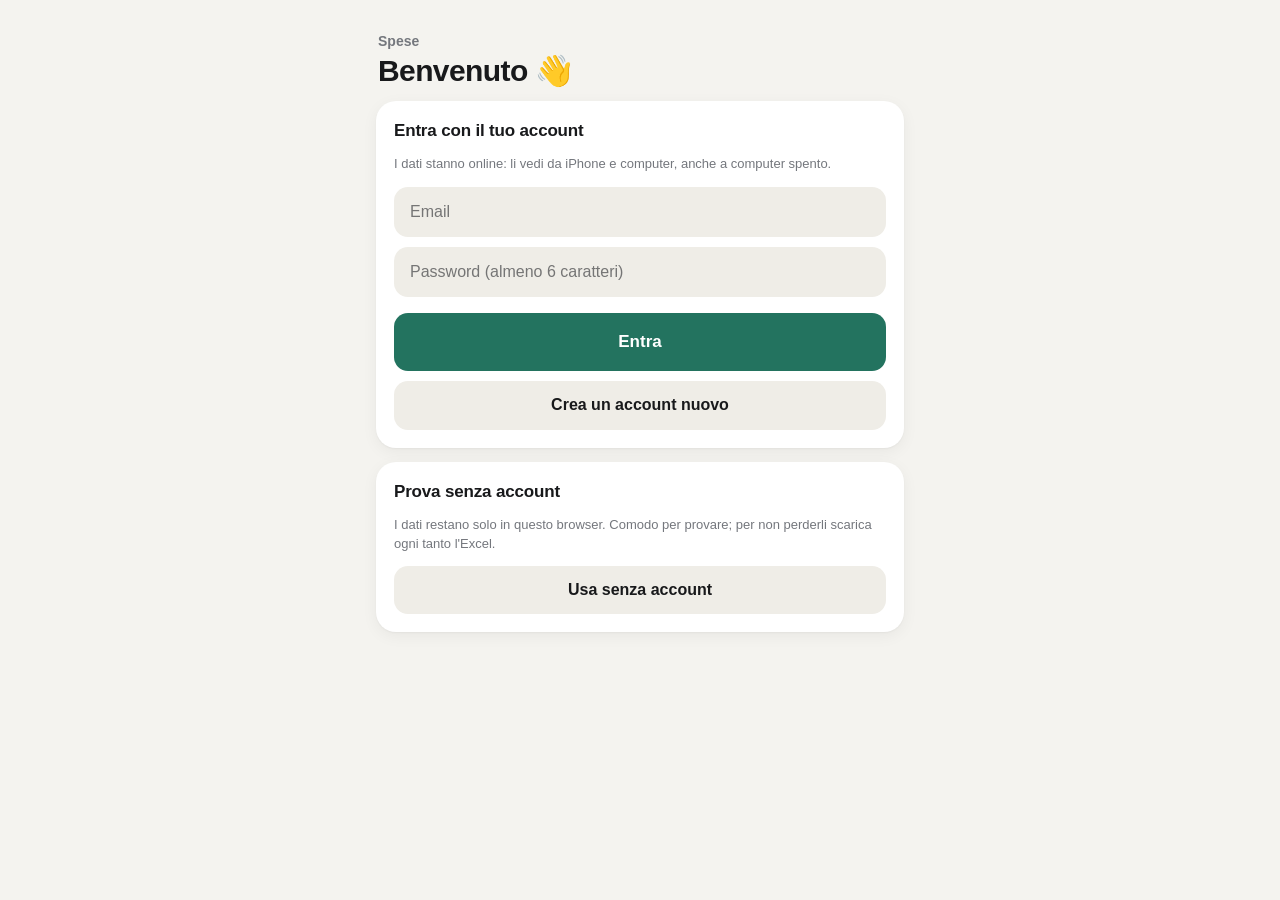
<file: indipendente/sito/index.html>
<!doctype html>
<html lang="it">
<head>
<meta charset="utf-8">
<meta name="viewport" content="width=device-width, initial-scale=1, maximum-scale=1, viewport-fit=cover">
<title>Spese</title>
<meta name="theme-color" content="#f4f3ef" media="(prefers-color-scheme: light)">
<meta name="theme-color" content="#141517" media="(prefers-color-scheme: dark)">
<meta name="apple-mobile-web-app-capable" content="yes">
<meta name="apple-mobile-web-app-status-bar-style" content="default">
<meta name="apple-mobile-web-app-title" content="Spese">
<link rel="manifest" href="manifest.webmanifest">
<link rel="apple-touch-icon" href="icon-180.png">
<link rel="icon" href="icon.svg" type="image/svg+xml">
<link rel="stylesheet" href="style.css?v=48">
<link rel="stylesheet" href="extra.css?v=9c7acb45">
<script>
  try {
    const p = JSON.parse(localStorage.getItem("prefs") || "{}");
    const r = document.documentElement;
    if (p.theme && p.theme !== "auto") r.dataset.theme = p.theme;
    if (p.accent && p.accent !== "green") r.dataset.accent = p.accent;
    if (p.size && p.size !== "normal") r.dataset.size = p.size;
  } catch {}
</script>
</head>
<body data-app="app.js?v=48">
<!-- accesso (versione indipendente): si vede solo finché non si è entrati -->
<section class="login-screen" id="login" hidden>
  <div class="login-wrap">
    <header class="page-head"><p class="eyebrow">Spese</p><h1>Benvenuto 👋</h1></header>
    <div class="card" id="login-cloud">
      <h2>Entra con il tuo account</h2>
      <p class="hint">I dati stanno online: li vedi da iPhone e computer, anche a computer spento.</p>
      <form id="login-form" autocomplete="on">
        <input id="login-email" type="email" autocomplete="username" placeholder="Email" required>
        <input id="login-pass" type="password" autocomplete="current-password" placeholder="Password (almeno 6 caratteri)" minlength="6" required>
        <button class="primary big" type="submit">Entra</button>
        <button class="secondary" type="button" id="login-up">Crea un account nuovo</button>
      </form>
      <p class="hint" id="login-msg"></p>
    </div>
    <div class="card">
      <h2>Prova senza account</h2>
      <p class="hint">I dati restano solo in questo browser. Comodo per provare; per non perderli scarica ogni tanto l'Excel.</p>
      <button class="secondary" type="button" id="login-demo">Usa senza account</button>
    </div>
  </div>
</section>
<div id="sync-pill" hidden></div>


<!-- si vede finché l'app non è partita: niente più schermo vuoto, e la scatola nera annota cosa succede -->
<div id="boot" style="position:fixed;inset:0;display:grid;place-items:center;text-align:center;padding:24px;font:16px -apple-system,sans-serif;color:#74777d">
  <div><div style="font-size:40px">💶</div><p id="boot-text">Apro l'app…</p></div>
</div>
<script>
  (function () {
    const log = (m) => { try { const a = JSON.parse(localStorage.getItem("diag-app") || "[]"); a.push({ t: Date.now(), m }); localStorage.setItem("diag-app", JSON.stringify(a.slice(-60))); } catch {} };
    window.__diag = log;
    log("avvio pagina · sw " + (navigator.serviceWorker && navigator.serviceWorker.controller ? "attivo" : "assente") + " · " + location.href);
    window.addEventListener("error", (e) => log("errore: " + (e.message || e.target && (e.target.src || e.target.href) || "?")
      + (e.filename ? " @ " + e.filename.split("/").pop() + ":" + e.lineno + ":" + e.colno : "") + (e.error && e.error.stack ? " · " + String(e.error.stack).slice(0, 300) : "")), true);
    window.addEventListener("unhandledrejection", (e) => log("promessa: " + String(e.reason && (e.reason.stack || e.reason.message) || e.reason).slice(0, 400)));
    setTimeout(() => {
      if (window.__appStarted) return;
      log("app non partita dopo 8 s");
      const t = document.getElementById("boot-text");
      if (t) t.innerHTML = "L'app non riesce a partire.<br>Controlla la connessione e riapri l'app.";
    }, 8000);
  })();
</script>

<div class="status" id="status" hidden></div>

<main>
  <!-- ================= HOME ================= -->
  <section class="view" id="view-home">
    <header class="page-head row">
      <div><p class="eyebrow" id="home-month">—</p>
      <h1 id="home-title">Ciao!</h1></div>
      <button class="pill-btn icon-btn" type="button" data-go="settings" aria-label="Impostazioni">⚙️</button>
    </header>

<div class="cols"><div class="col">
    <div class="hero card" id="hero"></div>
    <ul class="alerts" id="home-alerts" hidden></ul>
    <div class="excl" id="home-excl"></div>

    <div class="card">
      <div class="card-head"><h2>Categorie</h2><button class="text-btn" data-go="history">Tutto →</button></div>
      <ul class="cat-list" id="home-cats"></ul>
    </div>

</div><div class="col">
    <div class="card">
      <div class="card-head"><h2>Ultime spese</h2><button class="text-btn" data-go="history">Storico →</button></div>
      <ul class="tx-list" id="home-recent"></ul>
    </div>
</div></div>
  </section>

  <!-- ================= STORICO ================= -->
  <section class="view" id="view-history" hidden>
    <header class="page-head row">
      <h1>Storico</h1>
      <div class="head-btns">
        <button class="pill-btn" type="button" data-go="import">📥 Importa</button>
        <button class="pill-btn excel-btn" type="button">📗 Excel</button>
      </div>
    </header>
    <div class="seg" id="history-seg">
      <button data-mode="month" class="on">Mese</button>
      <button data-mode="year">Anno</button>
    </div>

    <div id="hist-month">
      <div class="pills" id="month-pills"></div>
<div class="cols"><div class="col">
      <div class="card summary-line" id="month-summary"></div>
      <div class="excl" id="month-excl"></div>
      <div class="group-head"><span>Speso e budget per categoria</span></div>
      <div class="card"><ul class="cat-list" id="month-cats"></ul></div>
</div><div class="col">
      <div class="pills small" id="cat-pills"></div>
      <div id="month-list"></div>
</div></div>
    </div>

    <div id="hist-year" hidden>
      <div class="stat-row" id="year-stats"></div>
      <p class="hint center year-off" id="year-off" hidden></p>
      <div id="year-list"></div>
      <p class="hint center">Tocca un mese per vederne le spese.</p>
    </div>
  </section>

  <!-- ================= BUDGET ================= -->
  <section class="view" id="view-budget" hidden>
    <header class="page-head"><h1>Budget</h1></header>
    <div class="seg" id="budget-seg">
      <button data-mode="plan" class="on">Piano</button>
      <button data-mode="cats">Categorie</button>
      <button data-mode="sav">Risparmi</button>
    </div>
    <div class="pills" id="budget-pills"></div>

    <div id="bud-plan" class="stack">

<div class="cols"><div class="col">
    <div class="card bal-card" id="plan-balance" hidden role="button" tabindex="0"></div>
    <div class="card ladder" id="plan-ladder"></div>

    <details class="card quiz" id="plan-quiz">
      <summary><span class="emoji">🎯</span><span class="q-text"><b>Rendi la proposta più tua</b><small id="quiz-state">5 domande veloci</small></span><i>›</i></summary>
      <div id="quiz-list"></div>
    </details>

</div><div class="col">
    <div class="card step">
      <h2><span class="num">1</span> <span id="step1-title">Quanto ti entra questo mese?</span></h2>
      <div id="inc-fixed">
        <label class="field">🎓 Borsa di studio <input id="inc-borsa" inputmode="decimal" placeholder="0"></label>
        <label class="field">👤 Budget personale <input id="inc-personale" inputmode="decimal" placeholder="0"></label>
        <label class="field">🤝 Aiuto famiglia <input id="inc-famiglia" inputmode="decimal" placeholder="0"></label>
        <label class="field">💶 Altro <input id="inc-altro" inputmode="decimal" placeholder="0"></label>
      </div>
      <div id="inc-free" hidden>
        <ul class="tx-list inc-list" id="inc-list"></ul>
        <p class="hint" id="inc-empty">Nessuna entrata ancora: aggiungi borsa, stipendio, aiuto da casa…</p>
        <button type="button" class="secondary" id="inc-add">＋ Aggiungi entrata</button>
        <p class="hint" id="inc-tip">Per togliere un'entrata scorrila a sinistra, oppure toccane il nome.</p>
      </div>
      <div class="carry-box" id="carry-box">
        <label class="field"><span>📊 <span id="carry-label">Surplus/deficit mesi scorsi</span></span>
          <input id="inc-riporto" inputmode="decimal" placeholder="0"></label>
        <p class="hint" id="carry-hint"></p>
        <div class="seg" id="carry-seg">
          <button type="button" data-use="1" id="carry-yes">Aggiungi</button>
          <button type="button" data-use="0" class="on">Ignora</button>
        </div>
      </div>
    </div>

    <div class="card step">
      <h2><span class="num">2</span> Quanto vuoi mettere da parte?</h2>
      <div class="pills" id="save-pills">
        <button data-rate="0">Niente</button><button data-rate="5">5%</button><button data-rate="10" class="on">10%</button>
        <button data-rate="15">15%</button><button data-rate="20">20%</button>
      </div>
      <label class="field">💰 Oppure scrivi quanto <input id="save-amount" inputmode="decimal" placeholder="0"></label>
      <div class="save-result" id="save-line"></div>
    </div>

    <div class="card step">
      <h2><span class="num">3</span> Dividi tra le categorie</h2>
      <p class="sub">Scrivi il tuo budget: si salva da solo. Accanto c'è la cifra che ti propongo in base a quanto spendi di solito.</p>
      <ul class="notes" id="prop-notes"></ul>
      <button type="button" class="secondary" id="prop-use">✨ Usa la proposta per tutte</button>
      <ul class="budget-list" id="prop-list"></ul>
      <button type="button" class="secondary" id="prop-add-new">＋ Nuova categoria</button>
      <div class="total-bar" id="prop-total"></div>
      <button type="button" class="secondary" id="prop-copy">📋 Copia questo budget nei mesi dopo</button>
    </div>
</div></div>
    </div>
    <div class="plan-bar" id="plan-bar" hidden></div>

    <div id="bud-cats" class="stack" hidden>
      <div class="card">
        <h2>Le tue categorie</h2>
        <p class="sub">Tocca una categoria per rinominarla, cambiarne il budget o eliminarla. Nome ed eliminazione valgono per tutti i mesi; il budget per il mese scelto sopra.</p>
        <p class="cat-avail" id="cat-avail" hidden></p>
        <ul class="cat-pick manage" id="cat-manage"></ul>
        <button type="button" class="secondary" id="cat-add">＋ Nuova categoria</button>
        <button type="button" class="secondary" id="cat-copy-all">📋 Copia il budget del mese in altri mesi</button>
      </div>
      <div class="card">
        <h2>💳 Abbonamenti</h2>
        <p class="sub">Accendi quelli che vuoi inserire in automatico: ogni mese, nel loro giorno, diventano da soli una spesa nella categoria Abbonamenti. Tocca il nome per modificarlo.</p>
        <ul class="cat-pick manage subs" id="subs-list"></ul>
        <button type="button" class="secondary" id="subs-add">＋ Nuovo abbonamento</button>
      </div>
      <div class="card">
        <h2>🔁 Pagamenti che si ripetono</h2>
        <p class="sub">Entrano da soli nel loro giorno (es. una tassa ogni 3 mesi). Li crei dalla schermata ＋ con "Si ripete". Tocca per cambiarli o fermarli: le spese già inserite restano.</p>
        <ul class="cat-pick manage subs" id="rep-list"></ul>
      </div>
    </div>

    <div id="bud-sav" class="stack" hidden>

<div class="cols"><div class="col">
    <div class="hero card" id="sav-hero"></div>
    <div class="card">
      <h2 id="pace-title">📅 Questo mese</h2>
      <div id="pace"></div>
    </div>
    <div class="card" id="btips-card">
      <h2>🎯 Consigli sul budget</h2>
      <p class="sub">Categorie dove il budget non corrisponde a quanto spendi davvero.</p>
      <div id="btips"></div>
    </div>
</div><div class="col">
    <div class="card">
      <h2>💡 Dove puoi risparmiare</h2>
      <p class="sub">Tocca › per vedere i dettagli.</p>
      <div id="tips"></div>
      <button type="button" class="secondary" id="ask-advice" hidden>✨ Chiedi un consiglio a Claude</button>
      <div id="advice" class="advice" hidden></div>
    </div>
    <div class="card">
      <h2>Mese per mese</h2>
      <div id="sav-months"></div>
    </div>
    <div class="card">
      <h2>Su cosa spendi di più</h2>
      <div id="themes"></div>
    </div>
</div></div>
    </div>
  </section>

  <!-- ================= IMPORTA ESTRATTO CONTO ================= -->
  <section class="view" id="view-import" hidden>
    <header class="page-head">
      <button class="text-btn" type="button" data-go="history">‹ Storico</button>
      <h1>Importa spese</h1>
      <p class="sub">Dall'estratto conto della banca, dai movimenti della carta o da un tuo foglio di calcolo.</p>
    </header>
    <div class="card" id="imp-start">
      <ol class="how-list">
        <li>Nell'app della banca o della carta scarica i movimenti in <b>CSV</b> (va meglio), <b>PDF</b>, <b>OFX</b> o <b>QIF</b>.
          Oppure usa un tuo foglio delle spese: <b>Excel</b>, <b>Numbers</b>, <b>Google Fogli</b> (File › Scarica › Excel o ODS) o LibreOffice.</li>
        <li>Salvalo in File: <i>Condividi › Salva su File</i>.</li>
        <li>Sceglilo qui sotto: ti mostro le spese con la categoria già proposta, tu controlli e confermi.</li>
      </ol>
      <label class="primary big file-btn">📄 Scegli il file<input type="file" id="imp-file"></label>
      <p class="hint center" id="imp-status"></p>
    </div>
    <div id="imp-review" class="stack" hidden>
      <div class="card">
        <div class="summary-line" id="imp-summary"></div>
        <p class="hint" id="imp-note"></p>
        <div id="imp-months" class="imp-months" hidden></div>
        <div class="imp-tools"><button type="button" class="text-btn" id="imp-all">Seleziona tutte</button>
          <button type="button" class="text-btn" id="imp-none">Nessuna</button>
          <button type="button" class="text-btn" id="imp-other">Altro file</button></div>
        <button class="primary big" type="button" id="imp-save">Aggiungi</button>
      </div>
      <div id="imp-list"></div>
      <button class="primary big" type="button" id="imp-save2">Aggiungi</button>
    </div>
  </section>

  <!-- ================= IMPOSTAZIONI ================= -->
  <section class="view" id="view-settings" hidden>
    <header class="page-head">
      <button class="text-btn" type="button" data-go="home">‹ Home</button>
      <h1>Impostazioni</h1>
      <p class="sub">Valgono per questo dispositivo (iPhone e computer si impostano a parte).</p>
    </header>
    <div class="card">
      <h2>Account</h2>
      <div id="acc-box"></div>
      <div class="acc-actions"><button class="secondary" type="button" id="acc-logout">Esci dall'account</button></div>
    </div>
    <div class="card">
      <h2>Excel</h2>
      <p class="hint">Scarica un file Excel con tutto: riassunto, un foglio per mese, i viaggi e l'elenco delle spese.</p>
      <div class="acc-actions">
        <button class="primary big" type="button" id="acc-export">📗 Scarica Excel</button>
        <button class="secondary" type="button" id="acc-import">📥 Importa dal vecchio Excel</button>
      </div>
      <p class="hint">Importa: scegli il <b>Budget_Tracker</b> della versione con il computer. Prendo mesi, viaggi, entrate, budget e abbonamenti; prima ti faccio vedere cosa ho trovato.</p>
      <input type="file" id="acc-file" accept=".xlsx,.xlsm" hidden>
      <div id="acc-preview" hidden></div>
    </div>
    <div class="card">
      <h2>Zona pericolosa</h2>
      <p class="hint">Cancella spese, budget, viaggi e categorie di questo account.</p>
      <div class="acc-actions"><button class="secondary danger-text" type="button" id="acc-wipe">Cancella tutti i dati</button></div>
      <div id="acc-delete-box">
        <p class="hint">Elimina l'account: spariscono l'account (email e password) e tutti i suoi dati, per sempre.</p>
        <div class="acc-actions"><button class="secondary danger-text" type="button" id="acc-delete">Elimina il mio account</button></div>
      </div>
    </div>
    <div hidden><div id="offline-check"></div><div id="upd-box"></div></div>
    <div class="card">
      <h2>Lingua</h2>
      <div class="seg" id="set-lang">
        <button type="button" data-v="it">🇮🇹 Italiano</button><button type="button" data-v="en">🇬🇧 English</button>
      </div>
      <p class="hint">Le parole dell'app. Categorie, descrizioni e file Excel restano come li hai scritti.</p>
    </div>
    <div class="card">
      <h2>Tema</h2>
      <div class="seg" id="set-theme">
        <button type="button" data-v="auto">Automatico</button><button type="button" data-v="light">Chiaro</button><button type="button" data-v="dark">Scuro</button>
      </div>
      <p class="hint">Automatico segue il telefono (chiaro di giorno, scuro di sera se l'hai impostato così).</p>
    </div>
    <div class="card">
      <h2>Colore</h2>
      <div class="swatches" id="set-accent"></div>
    </div>
    <div class="card">
      <h2>Dimensione del testo</h2>
      <div class="seg" id="set-size">
        <button type="button" data-v="normal">Normale</button><button type="button" data-v="large">Grande</button><button type="button" data-v="xl">Molto grande</button>
      </div>
    </div>
    <div class="card">
      <h2>Pagina iniziale</h2>
      <div class="seg" id="set-start">
        <button type="button" data-v="home">Home</button><button type="button" data-v="history">Storico</button><button type="button" data-v="budget">Budget</button>
      </div>
      <p class="hint">La schermata che si apre quando avvii l'app.</p>
    </div>
  </section>

  <!-- ================= VIAGGI ================= -->
  <section class="view" id="view-trips" hidden>
    <div id="trips-list" class="stack">
      <header class="page-head row"><h1>Viaggi</h1><button class="pill-btn" id="trip-new-btn" type="button">＋ Nuovo</button></header>
      <div class="card" id="trip-new" hidden>
        <h2>Nuovo viaggio</h2>
        <input class="desc" id="trip-name" placeholder="Dove vai? (es. Berlino)" autocapitalize="words">
        <label class="field" id="trip-copy-row" hidden><span>Copia categorie e budget da</span>
          <select id="trip-copy-from" aria-label="Viaggio da copiare"></select></label>
        <p class="hint">Il budget per categoria lo puoi cambiare dopo, dentro al viaggio.</p>
        <button class="primary big" id="trip-create" type="button">Crea viaggio</button>
      </div>
      <div id="trip-cards"></div>
      <p class="hint center">Le spese di un viaggio restano nel viaggio; il totale entra da solo nella categoria Viaggi del mese.</p>
    </div>

    <div id="trip-detail" class="stack" hidden>
      <header class="page-head">
        <button class="text-btn" id="trip-back" type="button">‹ Viaggi</button>
        <h1 id="trip-title">—</h1>
        <p class="sub" id="trip-dates"></p>
      </header>
<div class="cols"><div class="col">
      <div class="hero card" id="trip-hero"></div>
      <button class="primary big" id="trip-add" type="button">＋ Aggiungi spesa al viaggio</button>
      <div class="card">
        <h2>Per categoria</h2>
        <p class="hint">Tocca una categoria per impostarne il budget.</p>
        <ul class="cat-list" id="trip-cats"></ul>
        <button type="button" class="secondary" id="trip-cat-add">＋ Nuova categoria</button>
        <button type="button" class="secondary" id="trip-copy-btn">📋 Copia budget da un altro viaggio</button>
      </div>
</div><div class="col">
      <div class="card">
        <h2>Spese</h2>
        <ul class="tx-list" id="trip-list"></ul>
      </div>
</div></div>
      <button class="text-btn danger center" id="trip-delete" type="button">Elimina viaggio</button>
    </div>
  </section>
</main>

<!-- ================= BARRA IN BASSO ================= -->
<nav class="tabs" id="tabs">
  <button data-go="home"><svg viewBox="0 0 24 24"><path d="M3 11l9-7 9 7v9a1 1 0 0 1-1 1h-5v-6h-6v6H4a1 1 0 0 1-1-1z"/></svg>Home</button>
  <button data-go="history"><svg viewBox="0 0 24 24"><path d="M4 6h16M4 12h16M4 18h10"/></svg>Storico</button>
  <button class="fab" id="fab" aria-label="Aggiungi spesa"><svg viewBox="0 0 24 24"><path d="M12 5v14M5 12h14"/></svg></button>
  <button data-go="trips"><svg viewBox="0 0 24 24"><rect x="3" y="7" width="18" height="13" rx="2"/><path d="M9 7V5a1 1 0 0 1 1-1h4a1 1 0 0 1 1 1v2M3 12.5h18"/></svg>Viaggi</button>
  <button data-go="budget"><svg viewBox="0 0 24 24"><circle cx="12" cy="12" r="8"/><path d="M12 4v8l6 4"/></svg>Budget</button>
</nav>

<!-- ================= FOGLIO AGGIUNGI / MODIFICA ================= -->
<div class="sheet" id="sheet" role="dialog" aria-modal="true" aria-labelledby="sheet-title" hidden>
  <form id="form" autocomplete="off">
    <div class="sheet-head">
      <button type="button" class="text-btn" id="sheet-close">Annulla</button>
      <h3 id="sheet-title">Nuova spesa</h3>
      <button type="button" class="text-btn danger" id="sheet-delete" hidden>Elimina</button>
    </div>

    <div class="where" id="where">
      <p class="label">Dove la registro?</p>
      <div class="pills small" id="where-pills"></div>
    </div>

    <div class="amount">
      <span>€</span><input id="amount" inputmode="decimal" placeholder="0,00" aria-label="Importo">
    </div>
    <input class="desc" id="desc" list="desc-list" placeholder="Cosa hai comprato?" aria-label="Descrizione">
    <datalist id="desc-list"></datalist>

    <div class="frequent" id="frequent">
      <p class="label">Frequenti</p>
      <div class="pills small" id="freq-pills"></div>
    </div>

    <p class="label">Categoria <span class="hint" id="hint"></span></p>
    <ul class="cat-pick" id="cat-grid"></ul>

    <p class="label">Quando</p>
    <div class="seg" id="day-seg">
      <button type="button" data-day="0" class="on">Oggi</button>
      <button type="button" data-day="1">Ieri</button>
      <button type="button" data-day="other">Altra data</button>
    </div>
    <input type="date" id="date" class="date" hidden>

    <div id="split-box">
      <p class="label">Dividi su più mesi</p>
      <div class="pills" id="split-pills">
        <button type="button" data-n="1" class="on">No</button><button type="button" data-n="2">2</button>
        <button type="button" data-n="3">3</button><button type="button" data-n="4">4</button>
        <button type="button" data-n="6">6</button><button type="button" data-n="custom">Scegli…</button>
      </div>
      <div class="split-custom" id="split-custom" hidden>
        <div class="field"><span>Per quanti mesi</span>
          <span class="stepper"><button type="button" id="split-minus" aria-label="Un mese in meno">−</button>
            <input id="split-n" inputmode="numeric" value="2" aria-label="Numero di mesi">
            <button type="button" id="split-plus" aria-label="Un mese in più">＋</button></span></div>
        <label class="field"><span>Oppure fino a</span><select id="split-until" aria-label="Ultimo mese"></select></label>
      </div>
      <p class="hint" id="split-hint"></p>
    </div>

    <div id="repeat-box">
      <p class="label">Si ripete</p>
      <div class="pills" id="rep-pills">
        <button type="button" data-rep="" class="on">No</button><button type="button" data-rep="1-month">Ogni mese</button>
        <button type="button" data-rep="3-month">Ogni 3 mesi</button><button type="button" data-rep="1-year">Ogni anno</button>
        <button type="button" data-rep="custom">Personalizza…</button>
      </div>
      <p class="hint" id="rep-hint"></p>
    </div>

    <details class="extra">
      <summary>Aggiungi una nota</summary>
      <input id="note" placeholder="Nota (facoltativa)">
    </details>

    <div class="save-bar"><button type="submit" class="primary big" id="save" disabled>Salva</button></div>
  </form>
</div>

<dialog id="newcat" class="small-dialog">
  <form method="dialog">
    <h3>Nuova categoria</h3>
    <p>Creo <b id="nc-name"></b>? <span id="nc-text">La trovi da questo mese in poi, anche in Excel.</span></p>
    <label class="field"><span id="nc-label">Budget al mese (€)</span> <input id="nc-budget" inputmode="decimal" value="0"></label>
    <div class="dlg-actions">
      <button type="button" data-close="cancel" class="secondary">Annulla</button>
      <button value="ok" class="primary">Crea</button>
    </div>
  </form>
</dialog>

<dialog id="txdlg" class="small-dialog tx-dialog" aria-labelledby="tx-desc">
  <div class="sheet-head">
    <button type="button" class="text-btn" id="tx-edit">Modifica</button>
    <span></span>
    <button type="button" class="text-btn danger" id="tx-delete">Elimina</button>
  </div>
  <div class="tx-detail">
    <span class="emoji" id="tx-emoji"></span>
    <h3 id="tx-desc"></h3>
    <div class="tx-amount" id="tx-amount"></div>
    <p class="hint" id="tx-meta"></p>
  </div>
  <textarea id="tx-note" rows="5" placeholder="Note" aria-label="Note"></textarea>
  <button type="button" class="primary" id="tx-close">Chiudi</button>
</dialog>

<dialog id="ntdlg" class="small-dialog">
  <form method="dialog">
    <h3>Nuovo viaggio</h3>
    <p class="hint">Lo creo con le categorie di sempre (trasporto, alloggio, cibo…): il budget lo metti dopo, in Viaggi.</p>
    <input id="nt-name" class="desc" placeholder="Nome del viaggio" maxlength="28" autocomplete="off">
    <div class="dlg-actions">
      <button type="button" data-close="cancel" class="secondary">Annulla</button>
      <button value="ok" class="primary">Crea</button>
    </div>
  </form>
</dialog>

<dialog id="confirm" class="small-dialog">
  <form method="dialog">
    <h3 id="confirm-title">Sei sicuro?</h3>
    <p id="confirm-text"></p>
    <div class="dlg-actions">
      <button value="cancel" class="secondary">Annulla</button>
      <button value="ok" class="primary danger-btn" id="confirm-ok">Elimina</button>
    </div>
  </form>
</dialog>

<dialog id="copydlg" class="small-dialog">
  <form method="dialog">
    <h3>Copia budget</h3>
    <p>Prendo categorie e budget da un altro viaggio. Quelle che ci sono già cambiano budget, le altre si aggiungono.</p>
    <label class="field"><span>Da</span> <select id="copy-src" aria-label="Viaggio da copiare"></select></label>
    <div class="dlg-actions">
      <button type="button" data-close="cancel" class="secondary">Annulla</button>
      <button value="ok" class="primary">Copia</button>
    </div>
  </form>
</dialog>

<dialog id="numdlg" class="small-dialog">
  <form method="dialog">
    <h3 id="num-title">Budget</h3>
    <p id="num-text"></p>
    <label class="field">Importo (€) <input id="num-value" inputmode="decimal"></label>
    <div class="dlg-actions">
      <button type="button" data-close="cancel" class="secondary">Annulla</button>
      <button value="ok" class="primary">Salva</button>
    </div>
  </form>
</dialog>

<dialog id="subdlg" class="small-dialog">
  <form method="dialog">
    <h3 id="sd-title">Abbonamento</h3>
    <label class="field">Nome <input id="sd-name" autocapitalize="sentences"></label>
    <label class="field">Importo (€) <input id="sd-amount" inputmode="decimal"></label>
    <label class="field">Giorno del mese <input id="sd-day" inputmode="numeric" value="1"></label>
    <div class="dlg-actions three">
      <button type="button" data-close="delete" class="secondary danger-text" id="sd-delete">Elimina</button>
      <button type="button" data-close="cancel" class="secondary">Annulla</button>
      <button value="ok" class="primary">Salva</button>
    </div>
  </form>
</dialog>

<dialog id="rpdlg" class="small-dialog rp-dialog">
  <form method="dialog">
    <h3 id="rp-title" tabindex="-1" autofocus>Si ripete</h3>
    <div id="rp-rule" hidden>
      <label class="field">Nome <input id="rp-name" autocapitalize="sentences"></label>
      <label class="field">Importo (€) <input id="rp-amount" inputmode="decimal"></label>
      <label class="field">Categoria <select id="rp-cat"></select></label>
      <label class="field">Dal <input type="date" id="rp-start"></label>
    </div>
    <div class="rp-every"><span>Ogni</span>
      <span class="stepper"><button type="button" id="rp-minus" aria-label="Meno">−</button>
        <input id="rp-n" inputmode="numeric" value="1" aria-label="Ogni quanti">
        <button type="button" id="rp-plus" aria-label="Più">＋</button></span>
      <select id="rp-unit" aria-label="Unità"><option value="day">giorno</option><option value="week">settimana</option>
        <option value="month" selected>mese</option><option value="year">anno</option></select>
    </div>
    <div class="rp-days" id="rp-days-box" hidden><span>Nei giorni</span>
      <div id="rp-days"><button type="button" data-d="0">Lu</button><button type="button" data-d="1">Ma</button><button type="button" data-d="2">Me</button><button type="button" data-d="3">Gi</button><button type="button" data-d="4">Ve</button><button type="button" data-d="5">Sa</button><button type="button" data-d="6">Do</button></div>
    </div>
    <p class="label">Finisce</p>
    <div class="rp-ends">
      <label><input type="radio" name="rp-end" value="never" checked> <span>Mai</span></label>
      <label><input type="radio" name="rp-end" value="date"> <span>Il</span> <input type="date" id="rp-until" aria-label="Ultimo giorno"></label>
      <label><input type="radio" name="rp-end" value="count"> <span>Dopo</span> <input id="rp-count" inputmode="numeric" value="4" aria-label="Quante volte"> <span>volte</span></label>
    </div>
    <p class="hint" id="rp-preview"></p>
    <div class="dlg-actions three" id="rp-actions">
      <button type="button" data-close="delete" class="secondary danger-text" id="rp-delete">Ferma</button>
      <button type="button" data-close="cancel" class="secondary">Annulla</button>
      <button value="ok" class="primary">Fatto</button>
    </div>
  </form>
</dialog>

<dialog id="copymonths" class="small-dialog">
  <form method="dialog">
    <h3 id="cm-title">Copia budget</h3>
    <p id="cm-text"></p>
    <button type="button" class="text-btn" id="cm-all">Seleziona tutti</button>
    <ul class="month-checks" id="cm-list"></ul>
    <div class="dlg-actions">
      <button type="button" data-close="cancel" class="secondary">Annulla</button>
      <button value="ok" class="primary" id="cm-ok">Copia</button>
    </div>
  </form>
</dialog>

<dialog id="catdlg" class="small-dialog">
  <form method="dialog">
    <h3 id="cd-title">Categoria</h3>
    <label class="field">Nome <input id="cd-name" autocapitalize="sentences"></label>
    <label class="field">Budget <span class="hint" id="cd-month"></span> <input id="cd-budget" inputmode="decimal"></label>
    <p class="hint cd-avail" id="cd-avail"></p>
    <div id="cd-delete-box" hidden>
      <p class="hint" id="cd-delete-text"></p>
      <label class="field">Sposta le spese in <select id="cd-move"></select></label>
    </div>
    <button type="button" class="text-btn" id="cd-copy">📋 Copia questo budget in altri mesi</button>
    <div class="dlg-actions three">
      <button type="button" class="secondary danger-text" id="cd-delete">Elimina</button>
      <button type="button" data-close="cancel" class="secondary">Annulla</button>
      <button value="ok" class="primary">Salva</button>
    </div>
  </form>
</dialog>

<dialog id="tcdlg" class="small-dialog">
  <form method="dialog">
    <h3 id="tc-title">Categoria</h3>
    <p id="tc-text"></p>
    <label class="field">Budget (€) <input id="tc-budget" inputmode="decimal"></label>
    <div id="tc-delete-box" hidden>
      <p class="hint" id="tc-delete-text"></p>
      <label class="field">Sposta le spese in <select id="tc-move"></select></label>
    </div>
    <div class="dlg-actions three">
      <button type="button" class="secondary danger-text" id="tc-delete">Elimina</button>
      <button type="button" data-close="cancel" class="secondary">Annulla</button>
      <button value="ok" class="primary">Salva</button>
    </div>
  </form>
</dialog>

<dialog id="baldlg" class="small-dialog">
  <form method="dialog">
    <h3>Soldi sul conto</h3>
    <p class="hint">Scrivi quanto hai adesso sul conto (o in totale). Le spese che registri dal giorno dopo le toglie l'app da sola.</p>
    <label class="field">Importo (€) <input id="bal-value" inputmode="decimal"></label>
    <div class="dlg-actions three">
      <button type="button" class="secondary danger-text" id="bal-clear">Togli</button>
      <button type="button" data-close="cancel" class="secondary">Annulla</button>
      <button value="ok" class="primary">Salva</button>
    </div>
  </form>
</dialog>

<div id="toast" role="status"></div>
<script src="i18n.js?v=48"></script>
<script src="config.js?v=9c7acb45"></script>
<script src="vendor/supabase.min.js"></script>
<script src="vendor/xlsx.full.min.js"></script>
<script src="store.js?v=9c7acb45"></script>
<script src="server.js?v=9c7acb45"></script>
<script src="excel.js?v=9c7acb45"></script>
<script src="importer.js?v=9c7acb45"></script>
<script src="login.js?v=9c7acb45"></script>
</body>
</html>
</file>
<file: indipendente/sito/style.css>
/* ===== colori (chiaro / scuro) ===== */
:root {
  --bg: #f4f3ef; --card: #ffffff; --ink: #18191b; --muted: #74777d; --line: #e8e6e0; --soft: #efede7;
  --accent: #23735f; --accent-soft: #e3f0eb; --accent-ink: #ffffff;
  --good: #23735f; --bad: #c9432f; --bad-soft: #fbe9e5; --warn: #b26a12;
  --shadow: 0 1px 2px rgb(0 0 0 / .04), 0 4px 16px rgb(0 0 0 / .05);
  --radius: 20px;
}
@media (prefers-color-scheme: dark) {
  :root:not([data-theme="light"]) {
    --bg: #141517; --card: #1e2023; --ink: #f0eee9; --muted: #9a9da3; --line: #2c2f33; --soft: #26292d;
    --accent: #5cc1a3; --accent-soft: #1d3a32; --accent-ink: #0d1a16;
    --good: #5cc1a3; --bad: #f0735f; --bad-soft: #3a2420; --warn: #e3a356;
    --shadow: none;
  }
}
/* tema scelto a mano nelle Impostazioni */
:root[data-theme="dark"] {
  --bg: #141517; --card: #1e2023; --ink: #f0eee9; --muted: #9a9da3; --line: #2c2f33; --soft: #26292d;
  --accent: #5cc1a3; --accent-soft: #1d3a32; --accent-ink: #0d1a16;
  --good: #5cc1a3; --bad: #f0735f; --bad-soft: #3a2420; --warn: #e3a356;
  --shadow: none;
  color-scheme: dark;
}
:root[data-theme="light"] { color-scheme: light; }

/* colore principale (chiaro; per lo scuro più sotto). Il verde "risparmio" (--good) resta verde. */
:root[data-accent="blue"]     { --accent: #2f62c4; --accent-soft: #e4ecfa; }
:root[data-accent="purple"]   { --accent: #6a4fc7; --accent-soft: #ece7fa; }
:root[data-accent="pink"]     { --accent: #c23f74; --accent-soft: #f9e5ee; }
:root[data-accent="orange"]   { --accent: #c2620f; --accent-soft: #fbeedd; }
:root[data-accent="graphite"] { --accent: #3d434b; --accent-soft: #e9eaec; }
@media (prefers-color-scheme: dark) {
  :root:not([data-theme="light"])[data-accent="blue"]     { --accent: #7aa6f2; --accent-soft: #1c2a44; --accent-ink: #0b1424; }
  :root:not([data-theme="light"])[data-accent="purple"]   { --accent: #a990f2; --accent-soft: #2a2244; --accent-ink: #150f26; }
  :root:not([data-theme="light"])[data-accent="pink"]     { --accent: #f08cb4; --accent-soft: #3d1f2c; --accent-ink: #26101a; }
  :root:not([data-theme="light"])[data-accent="orange"]   { --accent: #f0a35c; --accent-soft: #3d2a17; --accent-ink: #26170a; }
  :root:not([data-theme="light"])[data-accent="graphite"] { --accent: #c5cad1; --accent-soft: #2c3036; --accent-ink: #15171a; }
}
:root[data-theme="dark"][data-accent="blue"]     { --accent: #7aa6f2; --accent-soft: #1c2a44; --accent-ink: #0b1424; }
:root[data-theme="dark"][data-accent="purple"]   { --accent: #a990f2; --accent-soft: #2a2244; --accent-ink: #150f26; }
:root[data-theme="dark"][data-accent="pink"]     { --accent: #f08cb4; --accent-soft: #3d1f2c; --accent-ink: #26101a; }
:root[data-theme="dark"][data-accent="orange"]   { --accent: #f0a35c; --accent-soft: #3d2a17; --accent-ink: #26170a; }
:root[data-theme="dark"][data-accent="graphite"] { --accent: #c5cad1; --accent-soft: #2c3036; --accent-ink: #15171a; }

* { box-sizing: border-box; -webkit-tap-highlight-color: transparent; }
html, body { margin: 0; background: var(--bg); color: var(--ink);
  font: 16px/1.4 -apple-system, BlinkMacSystemFont, "SF Pro Text", "Segoe UI", Roboto, sans-serif; }
body { padding: calc(env(safe-area-inset-top) + 8px) 0 calc(env(safe-area-inset-bottom) + 96px); }
main { max-width: 560px; margin: 0 auto; padding: 0 16px; }
.view { display: grid; gap: 14px; }
.view[hidden], [hidden] { display: none !important; }
h1 { font-size: 30px; line-height: 1.1; margin: 0; letter-spacing: -0.02em; }
h2 { font-size: 17px; margin: 0 0 12px; letter-spacing: -0.01em; }
h3 { margin: 0; font-size: 17px; }
.sub { color: var(--muted); margin: 4px 0 0; font-size: 15px; }
.eyebrow { color: var(--muted); margin: 0 0 2px; font-size: 14px; font-weight: 600; text-transform: capitalize; }
.hint { color: var(--muted); font-size: 13px; font-weight: 400; }
.center { text-align: center; }
.page-head { padding: 8px 2px 0; }
.page-head.row { display: flex; justify-content: space-between; align-items: center; gap: 8px; }

.card { background: var(--card); border-radius: var(--radius); padding: 18px; box-shadow: var(--shadow); }
.card-head { display: flex; justify-content: space-between; align-items: baseline; }
.card-head h2 { margin-bottom: 8px; }

/* ===== pulsanti ===== */
button { font: inherit; color: inherit; border: 0; background: none; cursor: pointer; }
.primary { background: var(--accent); color: var(--accent-ink); font-weight: 650; border-radius: 14px; padding: 14px 18px; }
.primary.big { width: 100%; padding: 17px; font-size: 17px; margin-top: 6px; }
.primary:disabled { opacity: .35; }
.secondary { background: var(--soft); font-weight: 600; border-radius: 14px; padding: 13px 16px; width: 100%; margin-top: 8px; }
.text-btn { color: var(--accent); font-weight: 600; font-size: 15px; padding: 4px 0; }
.text-btn.danger { color: var(--bad); }
.pill-btn { background: var(--card); box-shadow: var(--shadow); border-radius: 99px; padding: 9px 14px; font-size: 14px; font-weight: 600; }

/* ===== pillole e segmenti ===== */
.pills { display: flex; gap: 8px; overflow-x: auto; scrollbar-width: none; margin: 0 -16px; padding: 2px 16px; }
.pills::-webkit-scrollbar { display: none; }
.pills button { flex: none; background: var(--card); box-shadow: var(--shadow); border-radius: 99px; padding: 9px 16px;
  font-weight: 600; font-size: 15px; white-space: nowrap; color: var(--ink); }
.pills button.on { background: var(--ink); color: var(--bg); }
.pills.small button { padding: 7px 12px; font-size: 14px; font-weight: 500; }
.pills.small button small { color: var(--muted); margin-left: 4px; }
.card .pills { margin: 0; padding: 2px 0; flex-wrap: wrap; }
.card .pills button { background: var(--soft); box-shadow: none; }
.card .pills button.on { background: var(--ink); color: var(--bg); }

.seg { display: flex; background: var(--soft); border-radius: 12px; padding: 3px; gap: 3px; }
.seg button { flex: 1; padding: 9px; border-radius: 10px; font-weight: 600; font-size: 15px; color: var(--muted); }
.seg button.on { background: var(--card); color: var(--ink); box-shadow: 0 1px 3px rgb(0 0 0 / .12); }

/* ===== hero (numero grande) ===== */
.hero { display: grid; gap: 6px; }
.hero .big-label { color: var(--muted); font-size: 15px; margin: 0; }
.hero .big-num { font-size: 44px; font-weight: 750; letter-spacing: -0.03em; line-height: 1.05; font-variant-numeric: tabular-nums; }
.hero .big-num.neg { color: var(--bad); }
.hero .meta { color: var(--muted); font-size: 14px; display: flex; justify-content: space-between; gap: 8px; flex-wrap: wrap; }
.progress { height: 10px; background: var(--soft); border-radius: 99px; overflow: hidden; margin: 6px 0 2px; }
.progress i { display: block; height: 100%; background: var(--accent); border-radius: 99px; transition: width .3s; }
.progress i.over { background: var(--bad); }
.hero .cta { margin-top: 8px; }
.week-box { display: flex; gap: 10px; margin-top: 8px; }
.week-box div { flex: 1; background: var(--soft); border-radius: 14px; padding: 10px 12px; }
.week-box span { display: block; color: var(--muted); font-size: 13px; }
.week-box b { font-size: 18px; font-variant-numeric: tabular-nums; }

/* ===== liste categorie ===== */
.cat-list { list-style: none; margin: 0; padding: 0; display: grid; gap: 4px; }
.cat-list li { display: grid; grid-template-columns: 40px 1fr; gap: 0 12px; align-items: center; padding: 8px 0; cursor: pointer; }
.emoji { width: 40px; height: 40px; border-radius: 12px; background: var(--soft); display: grid; place-items: center; font-size: 20px; grid-row: span 2; }
.cat-list .line { display: flex; justify-content: space-between; gap: 8px; font-weight: 600; }
.cat-list .line span:last-child { font-weight: 500; color: var(--muted); font-variant-numeric: tabular-nums; font-size: 14px; }
.cat-list .bar { height: 6px; background: var(--soft); border-radius: 99px; overflow: hidden; margin-top: 6px; }
.cat-list .bar i { display: block; height: 100%; background: var(--accent); border-radius: 99px; }
.cat-list .bar i.over { background: var(--bad); }
.cat-list .left { font-size: 13px; color: var(--muted); margin-top: 3px; }
.cat-list .left.neg { color: var(--bad); }

/* ===== liste spese ===== */
.tx-list { list-style: none; margin: 0; padding: 0; }
.tx-list li { display: grid; grid-template-columns: 40px 1fr auto; gap: 0 12px; align-items: center; padding: 9px 0; cursor: pointer; }
.tx-list li + li { border-top: 1px solid var(--line); }
.tx-list .emoji { grid-row: auto; }
.tx-list .what { min-width: 0; }
.tx-list .what b { display: block; font-weight: 600; white-space: nowrap; overflow: hidden; text-overflow: ellipsis; }
.tx-list .what span { color: var(--muted); font-size: 13px; }
.tx-list .amt { font-weight: 650; font-variant-numeric: tabular-nums; }
.tx-list li.queued { opacity: .55; }
.empty { color: var(--muted); padding: 10px 0; text-align: center; }
.group-head { display: flex; justify-content: space-between; margin: 18px 4px 6px; color: var(--muted); font-size: 14px; font-weight: 600; }
.group-head:first-child { margin-top: 4px; }
.group { padding: 6px 18px; }

.summary-line { display: flex; justify-content: space-around; text-align: center; padding: 14px; margin: 12px 0; }
.summary-line div span { display: block; color: var(--muted); font-size: 13px; }
.summary-line div b { font-size: 18px; font-variant-numeric: tabular-nums; }
.neg { color: var(--bad); } .pos { color: var(--good); }

/* ===== anno ===== */
.stat-row { display: grid; grid-template-columns: repeat(3, 1fr); gap: 8px; margin: 12px 0; }
.stat-row div { background: var(--card); box-shadow: var(--shadow); border-radius: 16px; padding: 12px; }
.stat-row span { display: block; color: var(--muted); font-size: 12px; }
.stat-row b { font-size: 17px; font-variant-numeric: tabular-nums; }
.month-card { background: var(--card); box-shadow: var(--shadow); border-radius: 16px; padding: 14px 16px; margin-bottom: 10px; cursor: pointer; }
.month-card .top { display: flex; justify-content: space-between; align-items: baseline; }
.month-card .top b { font-size: 17px; }
.month-card .badge { font-size: 13px; font-weight: 650; padding: 3px 9px; border-radius: 99px; background: var(--accent-soft); color: var(--good); }
.month-card .badge.neg { background: var(--bad-soft); color: var(--bad); }
.month-card .meta { color: var(--muted); font-size: 14px; margin-top: 6px; font-variant-numeric: tabular-nums; }
.month-card .top-right { display: flex; align-items: center; gap: 6px; }
.month-card .eye-btn { background: none; border: 0; padding: 6px; margin: -6px -8px -6px 0; color: var(--muted); cursor: pointer; display: grid; place-items: center; min-width: 36px; min-height: 36px; }
.month-card.is-off { opacity: .45; box-shadow: none; }
.month-card.is-off .eye-btn { color: var(--ink); }
.year-off { margin: -4px 0 10px; }
.bal-card { display: grid; grid-template-columns: 1fr 1fr; gap: 10px 14px; cursor: pointer; }
.bal-card small { display: block; color: var(--muted); font-size: 13px; }
.bal-card b { font-size: 22px; font-variant-numeric: tabular-nums; }
.bal-card .bal-note { grid-column: 1 / -1; color: var(--muted); font-size: 13px; margin: 0; }
.bal-card.empty-bal { grid-template-columns: 1fr; }

/* ===== budget ===== */
.step h2 { display: flex; align-items: center; gap: 10px; }
.num { width: 26px; height: 26px; border-radius: 50%; background: var(--accent); color: var(--accent-ink); font-size: 14px; display: grid; place-items: center; flex: none; }
.field { display: flex; justify-content: space-between; align-items: center; gap: 12px; padding: 8px 0; font-size: 16px; }
.field + .field { border-top: 1px solid var(--line); }
.field input { width: 110px; text-align: right; font: inherit; font-weight: 600; background: var(--soft); border: 0; border-radius: 10px; padding: 10px 12px; color: var(--ink); }
.field input:focus, .desc:focus, .date:focus, .extra input:focus { outline: 2px solid var(--accent); }
.total-line { display: flex; justify-content: space-between; margin: 10px 0 0; padding-top: 10px; border-top: 1px solid var(--line); }
.notes { margin: 10px 0 0; padding: 0; list-style: none; display: grid; gap: 8px; }
.notes li { background: var(--soft); border-radius: 12px; padding: 10px 12px; font-size: 14px; }
.notes:empty { display: none; }
.budget-list { list-style: none; margin: 10px 0 0; padding: 0; }
.budget-list li { display: grid; grid-template-columns: 40px 1fr auto; gap: 0 12px; align-items: center; padding: 8px 0; }
.budget-list li + li { border-top: 1px solid var(--line); }
.budget-list .what b { display: block; font-weight: 600; }
.budget-list .what span { font-size: 13px; color: var(--muted); }
.budget-list input { width: 92px; text-align: right; font: inherit; font-weight: 650; background: var(--soft); border: 0; border-radius: 10px; padding: 10px 12px; color: var(--ink); }
.total-bar { display: flex; justify-content: space-between; margin: 12px 0 4px; padding: 12px 14px; background: var(--soft); border-radius: 12px; font-weight: 600; }

/* ===== risparmi ===== */
.month-bars { list-style: none; margin: 0; padding: 0; display: grid; gap: 12px; }
.month-bars li { display: grid; grid-template-columns: 1fr auto; gap: 4px 10px; }
.month-bars .bar { grid-column: span 2; height: 8px; background: var(--soft); border-radius: 99px; overflow: hidden; }
.month-bars .bar i { display: block; height: 100%; background: var(--good); border-radius: 99px; }
.month-bars .bar i.neg { background: var(--bad); }
.month-bars small { color: var(--muted); }
.tip { display: grid; grid-template-columns: 40px 1fr; gap: 0 12px; padding: 10px 0; }
.tip + .tip { border-top: 1px solid var(--line); }
.tip b { display: block; }
.tip p { margin: 2px 0 0; font-size: 14px; color: var(--muted); }
.tip .save { color: var(--good); font-weight: 650; }
.advice { white-space: pre-wrap; font-size: 15px; background: var(--soft); border-radius: 14px; padding: 14px; margin-top: 10px; }

/* ===== barra in basso ===== */
.tabs { position: fixed; left: 0; right: 0; bottom: 0; z-index: 10; display: flex; justify-content: space-around; align-items: center;
  background: color-mix(in srgb, var(--card) 90%, transparent); backdrop-filter: blur(16px); -webkit-backdrop-filter: blur(16px);
  border-top: 1px solid var(--line); padding: 6px 8px calc(env(safe-area-inset-bottom) + 6px); }
.tabs button { flex: 1; max-width: 90px; color: var(--muted); font-size: 11px; font-weight: 600; display: grid; justify-items: center; gap: 2px; padding: 4px 0; }
.tabs svg { width: 24px; height: 24px; fill: none; stroke: currentColor; stroke-width: 2; stroke-linecap: round; stroke-linejoin: round; }
.tabs button.on { color: var(--accent); }
.tabs .fab { flex: none; width: 56px; height: 56px; border-radius: 50%; background: var(--accent); color: var(--accent-ink);
  display: grid; place-items: center; margin-top: -26px; box-shadow: 0 6px 18px color-mix(in srgb, var(--accent) 35%, transparent); max-width: none; }
.tabs .fab svg { width: 28px; height: 28px; stroke-width: 2.5; }

/* ===== foglio aggiungi/modifica ===== */
dialog { color: var(--ink); }
.sheet { border: 0; padding: 0; margin: 0; width: 100%; max-width: 100%; height: 100%; max-height: 100%; background: var(--bg); }
.sheet::backdrop { background: rgb(0 0 0 / .3); }
.sheet form { max-width: 560px; margin: 0 auto; padding: calc(env(safe-area-inset-top) + 10px) 16px calc(env(safe-area-inset-bottom) + 20px);
  display: grid; gap: 12px; }
.sheet-head { display: grid; grid-template-columns: 1fr auto 1fr; align-items: center; }
.sheet-head .text-btn:last-child { justify-self: end; }
.amount { display: flex; align-items: baseline; justify-content: center; gap: 6px; padding: 18px 0 6px; }
.amount span { font-size: 32px; color: var(--muted); font-weight: 600; }
.amount input { font: inherit; font-size: 54px; font-weight: 750; letter-spacing: -0.03em; width: 6.2ch; border: 0; background: transparent;
  color: var(--ink); text-align: left; padding: 0; outline: none; font-variant-numeric: tabular-nums; }
.desc, .date, .extra input { font: inherit; width: 100%; padding: 14px 16px; border-radius: 14px; border: 0; background: var(--card); color: var(--ink); box-shadow: var(--shadow); }
.label { margin: 6px 2px -4px; font-size: 14px; font-weight: 600; color: var(--muted); }
.frequent .pills { margin-top: 8px; }
.cat-grid { display: grid; grid-template-columns: repeat(3, 1fr); gap: 8px; }
.cat-grid button { background: var(--card); box-shadow: var(--shadow); border-radius: 16px; padding: 12px 6px 10px; display: grid; justify-items: center;
  gap: 4px; font-size: 13px; font-weight: 600; line-height: 1.15; text-align: center; border: 2px solid transparent; position: relative; min-height: 78px; }
.cat-grid button .e { font-size: 24px; }
.cat-grid button.on { border-color: var(--accent); background: var(--accent-soft); }
.cat-grid button .tag { position: absolute; top: -7px; left: 50%; transform: translateX(-50%); background: var(--accent); color: var(--accent-ink);
  font-size: 10px; padding: 1px 7px; border-radius: 99px; white-space: nowrap; }
.cat-grid button.new { border: 2px dashed var(--muted); background: transparent; box-shadow: none; }
.cat-grid button.new.on { border-color: var(--accent); }
.extra summary { color: var(--muted); font-size: 14px; font-weight: 600; padding: 4px 2px; cursor: pointer; }
.extra[open] { display: grid; gap: 10px; }
.switch { display: flex; align-items: center; gap: 10px; font-size: 15px; padding: 4px 2px; }
.switch input { width: 22px; height: 22px; accent-color: var(--accent); }
.switch small { color: var(--muted); }

.small-dialog { border: 0; border-radius: 20px; background: var(--card); padding: 20px; width: min(92vw, 380px); box-shadow: 0 10px 40px rgb(0 0 0 / .25); }
.small-dialog::backdrop { background: rgb(0 0 0 / .35); }
.small-dialog p { color: var(--muted); }
.dlg-actions { display: grid; grid-template-columns: 1fr 1fr; gap: 8px; margin-top: 14px; }
.dlg-actions .secondary { margin: 0; }

/* ===== stato e avvisi ===== */
.status { position: sticky; top: 0; z-index: 9; max-width: 560px; margin: 0 auto 8px; padding: 0 16px; }
.status div { background: var(--bad-soft); color: var(--bad); border-radius: 12px; padding: 9px 12px; font-size: 14px; font-weight: 600; margin-bottom: 6px; }
.status div.info { background: var(--accent-soft); color: var(--good); }
.status div.warn { background: var(--soft); color: var(--warn); }
#toast { position: fixed; left: 50%; bottom: calc(env(safe-area-inset-bottom) + 92px); transform: translateX(-50%) translateY(16px);
  background: var(--ink); color: var(--bg); padding: 12px 18px; border-radius: 14px; font-size: 15px; font-weight: 500; opacity: 0;
  transition: .2s; pointer-events: none; max-width: 90vw; z-index: 50; text-align: center; }
#toast.show { opacity: 1; transform: translateX(-50%); }

@media (max-width: 360px) { .cat-grid { grid-template-columns: repeat(2, 1fr); } .hero .big-num { font-size: 38px; } }
.sheet { inset: 0; width: 100vw; height: 100dvh; overflow-y: auto; overflow-x: hidden; }
.sheet form { width: 100%; }
.cat-grid { grid-template-columns: repeat(3, minmax(0, 1fr)); }
.cat-grid button { overflow-wrap: anywhere; hyphens: auto; min-width: 0; }
.desc { min-width: 0; }
.cat-list .bar i.none { background: var(--muted); opacity: .35; }
.text-btn:focus:not(:focus-visible), .sheet button:focus:not(:focus-visible) { outline: none; }
.month-card .badge.none { background: var(--soft); color: var(--muted); }
.progress i.none { background: var(--muted); opacity: .35; }

/* le righe scorrevoli (mesi, categorie) non devono allargare la pagina: su iPhone rimpicciolirebbe tutto */
.view { grid-template-columns: minmax(0, 1fr); }
.view > *, #hist-month, #hist-year { min-width: 0; }
html, body { overflow-x: hidden; }

/* storico più leggibile sul telefono */
.tx-list li { padding: 12px 0; }
.tx-list .what b { font-size: 16px; }
.tx-list .what span { font-size: 14px; }
.tx-list .amt { font-size: 16px; }
.group-head { font-size: 15px; }
.summary-line div b { font-size: 19px; }
.pills.small button { font-size: 15px; padding: 9px 14px; }

/* ===== elenco categorie (schermata +) ===== */
.cat-pick { list-style: none; margin: 0; padding: 4px 0; background: var(--card); border-radius: 16px; box-shadow: var(--shadow); }
.cat-pick li.sep { font-size: 12px; font-weight: 700; color: var(--muted); text-transform: uppercase; letter-spacing: .05em; padding: 10px 16px 4px; }
.cat-pick .pick { width: 100%; display: grid; grid-template-columns: 36px 1fr 24px; gap: 12px; align-items: center; text-align: left;
  padding: 9px 16px; min-height: 52px; }
.cat-pick li + li .pick { border-top: 1px solid var(--line); }
.cat-pick li.sep + li .pick { border-top: 0; }
.cat-pick .emoji { width: 36px; height: 36px; border-radius: 10px; font-size: 19px; grid-row: auto; }
.cat-pick .name { font-weight: 600; font-size: 16px; display: flex; align-items: center; gap: 8px; flex-wrap: wrap; }
.cat-pick .tag { font-size: 11px; font-weight: 700; padding: 2px 8px; border-radius: 99px; background: var(--accent-soft); color: var(--good); }
.cat-pick .new .tag { background: var(--soft); color: var(--warn); }
.cat-pick .radio { width: 22px; height: 22px; border-radius: 50%; border: 2px solid var(--line); }
.cat-pick .pick.on { background: var(--accent-soft); }
.cat-pick .pick.on .radio { border: 7px solid var(--accent); }
.cat-pick .other .name { color: var(--accent); }
.cat-pick .other .emoji { background: transparent; color: var(--accent); font-size: 22px; }
.carry-box { border-top: 1px solid var(--line); padding-top: 4px; }
.carry-box .hint { margin: 0 0 8px; }
.carry-box .seg { margin-bottom: 4px; }
.pills button.future:not(.on) { opacity: .55; }
.month-card.future { box-shadow: none; background: transparent; border: 1px dashed var(--line); }
/* "Salva" sempre visibile in fondo alla schermata di inserimento */
.sheet #save { position: sticky; bottom: calc(env(safe-area-inset-bottom) + 10px); box-shadow: 0 8px 24px rgb(0 0 0 / .18); z-index: 2; }

/* ===== schermata aggiungi/modifica come pagina normale (più affidabile su iPhone) ===== */
.sheet { position: fixed; inset: 0; z-index: 40; width: auto; height: auto; max-width: none; max-height: none; margin: 0; padding: 0; border: 0;
  background: var(--bg); overflow-y: auto; overflow-x: hidden; overscroll-behavior: contain; -webkit-overflow-scrolling: touch; }
.sheet form { display: grid; grid-template-columns: minmax(0, 1fr); width: 100%; max-width: 560px; margin: 0 auto; padding-bottom: 0; }
.sheet form > * { min-width: 0; }
.sheet .pills { margin: 0; padding: 2px 0; }
.sheet-head { position: sticky; top: 0; z-index: 3; background: var(--bg); margin: 0 -16px; padding: 8px 16px; }
.save-bar { position: sticky; bottom: 0; z-index: 3; margin: 0 -16px; padding: 12px 16px calc(env(safe-area-inset-bottom) + 12px);
  background: linear-gradient(to bottom, transparent, var(--bg) 35%); }
.sheet #save { position: static; box-shadow: 0 6px 18px rgb(0 0 0 / .15); margin: 0; }
body.sheet-open { overflow: hidden; }
body.sheet-open .tabs, body.sheet-open #toast { z-index: 50; }
body.sheet-open .tabs { display: none; }
.amount input { min-width: 0; max-width: 100%; }
.new-cat-row { display: grid; grid-template-columns: minmax(0, 1fr) auto; gap: 8px; padding: 10px 16px; border-top: 1px solid var(--line); }
.new-cat-row input { font: inherit; font-size: 16px; padding: 12px 14px; border-radius: 12px; border: 0; background: var(--soft); color: var(--ink); min-width: 0; }
.new-cat-row .primary { padding: 12px 16px; }
.primary.danger-btn { background: var(--bad); color: #fff; }

/* ===== v7: viaggi, categorie, esclusioni ===== */
.stack { display: grid; gap: 14px; grid-template-columns: minmax(0, 1fr); }
.stack > * { min-width: 0; }
.excl { display: flex; gap: 8px; flex-wrap: wrap; margin-top: -4px; }
.excl button { background: var(--card); box-shadow: var(--shadow); border-radius: 99px; padding: 8px 14px; font-size: 14px; font-weight: 600; color: var(--muted); }
.excl button.on { background: var(--ink); color: var(--bg); }
.excl span { align-self: center; font-size: 13px; color: var(--muted); }
.trip-card { background: var(--card); box-shadow: var(--shadow); border-radius: 18px; padding: 16px; margin-bottom: 10px; cursor: pointer;
  display: grid; grid-template-columns: 44px 1fr auto; gap: 4px 12px; align-items: center; }
.trip-card .emoji { width: 44px; height: 44px; font-size: 22px; }
.trip-card b { font-size: 17px; display: block; }
.trip-card .meta { color: var(--muted); font-size: 14px; }
.trip-card .amt { font-weight: 700; font-variant-numeric: tabular-nums; text-align: right; }
.trip-card .progress { grid-column: 1 / -1; margin: 6px 0 0; }
.where .pills { margin-top: 8px; }
.where .pills button.on { background: var(--accent); color: var(--accent-ink); }
.cat-pick.manage .pick { grid-template-columns: 36px 1fr auto; }
.cat-pick.manage .budget { color: var(--muted); font-size: 14px; font-variant-numeric: tabular-nums; }
.dlg-actions.three { grid-template-columns: auto 1fr 1fr; }
.danger-text { color: var(--bad) !important; }
.small-dialog select { font: inherit; font-size: 16px; padding: 10px; border-radius: 10px; border: 0; background: var(--soft); color: var(--ink); max-width: 60%; }
.small-dialog .field input { width: 120px; }
#cd-name { width: 60% !important; text-align: left !important; }
.text-btn.center { justify-self: center; }
#trip-back { margin-bottom: 4px; }

/* ---- Piano budget: scala, quiz, risparmio ---- */
.ladder .big-label { color: var(--muted); font-size: 15px; margin: 0 0 6px; }
.ladder-rows { list-style: none; margin: 0; padding: 0; }
.ladder-rows li { display: flex; justify-content: space-between; gap: 12px; padding: 7px 0; font-size: 16px; font-variant-numeric: tabular-nums; }
.ladder-rows li b { font-weight: 600; }
.ladder-rows li b.off { color: var(--muted); font-weight: 500; font-size: 14px; }
.ladder-rows li.total { border-top: 1px solid var(--line); margin-top: 4px; padding-top: 12px; align-items: baseline; }
.ladder-rows li.total span { font-weight: 650; }
.ladder-rows li.total b { font-size: 34px; font-weight: 750; letter-spacing: -0.03em; color: var(--accent); }
.ladder-rows li.total b.neg { color: var(--bad); }
.ladder-foot { margin-top: 10px; background: var(--accent-soft); border-radius: 12px; padding: 10px 12px; font-size: 14px; }
.ladder-foot.neg { background: var(--bad-soft); color: var(--bad); }

.quiz summary { list-style: none; display: flex; justify-content: space-between; align-items: center; gap: 10px; cursor: pointer; }
.quiz summary::-webkit-details-marker { display: none; }
.quiz summary .q-text { display: grid; flex: 1; }
.quiz summary small { color: var(--muted); font-size: 13px; margin-top: 2px; }
.quiz summary i { font-style: normal; font-size: 24px; color: var(--muted); transition: transform .2s; }
.quiz[open] summary i { transform: rotate(90deg); }
.quiz-q { padding-top: 14px; }
.quiz-q p { margin: 0 0 8px; font-weight: 600; }
.quiz-q .pills button.on { background: var(--accent); color: var(--accent-ink); }
#quiz-reset { margin-top: 12px; }

.save-result { display: grid; margin-top: 8px; padding: 12px 14px; background: var(--accent-soft); border-radius: 12px; }
.save-result span { font-size: 14px; color: var(--muted); }
.save-result b { font-size: 24px; color: var(--accent); }
.save-result small { font-size: 13px; color: var(--muted); }

.add-row { display: flex; gap: 8px; }
.add-row .secondary { margin-top: 10px; padding: 11px 12px; font-size: 15px; }
.check { display: flex; gap: 10px; align-items: center; padding: 10px 0 4px; font-size: 15px; }
.check input { width: 22px; height: 22px; accent-color: var(--accent); flex: none; }

/* ---- schede che si aprono (Risparmi) ---- */
.fold { padding: 4px 0; }
.fold + .fold, .fold-static + .fold, .fold + .fold-static { border-top: 1px solid var(--line); }
.fold summary { list-style: none; display: flex; align-items: center; gap: 12px; padding: 8px 0; cursor: pointer; }
.fold summary::-webkit-details-marker { display: none; }
.fold .f-text { display: grid; flex: 1; min-width: 0; }
.fold .f-text b { display: flex; justify-content: space-between; gap: 8px; font-weight: 600; }
.fold .f-text small { font-size: 13px; color: var(--muted); margin-top: 2px; }
.fold summary > i { font-style: normal; font-size: 22px; color: var(--muted); transition: transform .2s; flex: none; width: 14px; text-align: center; }
.fold[open] summary > i { transform: rotate(90deg); }
.fold .emoji { grid-row: auto; flex: none; }
.f-body { padding: 0 0 12px 52px; font-size: 14px; }
.f-body p { margin: 4px 0 8px; }
.f-label { font-size: 12px; font-weight: 650; color: var(--muted); text-transform: uppercase; letter-spacing: .04em; margin-top: 12px !important; }
.f-goal { background: var(--accent-soft); border-radius: 10px; padding: 8px 10px; }
.f-items { list-style: none; margin: 0; padding: 0; }
.f-items li { display: grid; grid-template-columns: 1fr auto auto; gap: 8px; align-items: baseline; padding: 6px 0; }
.f-items li + li { border-top: 1px solid var(--line); }
.f-items li span { min-width: 0; overflow-wrap: anywhere; }
.f-items small { color: var(--muted); font-size: 12px; }
.f-items b { font-variant-numeric: tabular-nums; font-weight: 600; }
.f-items li:not(:has(small)) { grid-template-columns: 1fr auto; }
.f-right { font-variant-numeric: tabular-nums; }
.fold-static { display: flex; justify-content: space-between; padding: 12px 0; font-weight: 600; }
.mini-bars { list-style: none; margin: 4px 0 8px; padding: 0; display: grid; gap: 6px; }
.mini-bars li { display: grid; grid-template-columns: minmax(0, 1fr) 1fr auto; gap: 8px; align-items: center; font-size: 13px; }
.mini-bars li span { overflow: hidden; text-overflow: ellipsis; white-space: nowrap; color: var(--muted); }
.mini-bars .bar { position: relative; height: 6px; background: var(--soft); border-radius: 99px; overflow: hidden; }
.mini-bars .bar i { display: block; height: 100%; background: var(--accent); border-radius: 99px; }
.mini-bars .bar i.over { background: var(--bad); }
.mini-bars .bar i.muted { background: var(--muted); opacity: .45; }
.mini-bars b { font-variant-numeric: tabular-nums; font-weight: 600; min-width: 52px; text-align: right; }
.pace-head { display: grid; background: var(--accent-soft); border-radius: 12px; padding: 12px 14px; margin: 8px 0 6px; }
.pace-head span { font-size: 14px; color: var(--muted); }
.pace-head b { font-size: 26px; color: var(--accent); }
.pace-head small { font-size: 13px; color: var(--muted); }
.ok-line { margin: 8px 0; font-size: 15px; color: var(--good); font-weight: 600; }
.warn { color: var(--warn); }
.neg { color: var(--bad); }
.save { color: var(--good); font-weight: 650; }
.mini-bars .bar em { position: absolute; top: -3px; bottom: -3px; width: 2px; margin-left: -1px; background: var(--ink); border-radius: 2px; }
.mini-bars .bar { overflow: visible; }
.mini-bars .bar i { overflow: hidden; max-width: 100%; }
.mini-bars b small { color: var(--muted); font-weight: 500; }
/* freccia ›: disegnata con i bordi, gira verso il basso quando la scheda è aperta */
.fold summary > i, .quiz summary i { font-size: 0; width: 9px; height: 9px; border-right: 2px solid var(--muted); border-bottom: 2px solid var(--muted);
  transform: rotate(-45deg); margin-right: 4px; transition: transform .2s; flex: none; }
.fold[open] summary > i, .quiz[open] summary i { transform: rotate(45deg); }
.m-bar { position: relative; display: flex; height: 8px; margin-top: 7px; background: var(--soft); border-radius: 99px; }
.m-bar i { display: block; height: 100%; background: var(--good); }
.m-bar i:first-child { border-radius: 99px 0 0 99px; }
.m-bar i.over { background: var(--bad); border-radius: 0 99px 99px 0; }
.m-bar.now i { opacity: .4; }
.m-bar em { position: absolute; top: -3px; bottom: -3px; width: 2px; margin-left: -1px; background: var(--ink); border-radius: 2px; }

/* ---- import estratto conto ---- */
.head-btns { display: flex; gap: 6px; }
.how-list { margin: 0 0 14px; padding-left: 20px; display: grid; gap: 8px; font-size: 15px; }
.file-btn { display: block; text-align: center; cursor: pointer; }
.file-btn input { position: absolute; width: 1px; height: 1px; opacity: 0; pointer-events: none; }
.imp-tools { display: flex; gap: 16px; flex-wrap: wrap; margin: 6px 0 4px; }
.imp-list { list-style: none; margin: 0; padding: 0; }
.imp-list li { display: grid; grid-template-columns: 28px minmax(0, 1fr) auto; gap: 4px 10px; align-items: start; padding: 10px 0; }
.imp-list li + li { border-top: 1px solid var(--line); }
.imp-list li:not(.on) .imp-main, .imp-list li:not(.on) .amt { opacity: .45; }
.imp-list li.blocked { opacity: .6; }
.imp-check input { width: 22px; height: 22px; margin: 6px 0 0; accent-color: var(--accent); }
.imp-main { display: grid; gap: 4px; min-width: 0; }
.imp-main small { color: var(--muted); font-size: 12px; overflow: hidden; text-overflow: ellipsis; white-space: nowrap; }
.imp-desc { font: inherit; font-weight: 600; border: 0; background: transparent; color: var(--ink); padding: 4px 0; min-width: 0; width: 100%; border-bottom: 1px dashed var(--line); }
.imp-desc:focus { outline: none; border-bottom-color: var(--accent); }
.imp-cat { font: inherit; font-size: 15px; background: var(--soft); color: var(--ink); border: 0; border-radius: 10px; padding: 8px 10px; width: 100%; }
.imp-list .amt { font-weight: 650; font-variant-numeric: tabular-nums; padding-top: 6px; }
.tag-warn { font-size: 12px; color: var(--warn); }
.tag-bad { font-size: 12px; color: var(--bad); }
.text-btn:disabled, .primary:disabled { opacity: .45; }
#imp-review .card > .summary-line { padding: 0 0 10px; margin: 0; box-shadow: none; background: none; }
.split-custom { background: var(--card); border-radius: 14px; padding: 4px 14px; margin-top: 8px; box-shadow: var(--shadow); }
.split-custom select { font: inherit; font-weight: 600; background: var(--soft); color: var(--ink); border: 0; border-radius: 10px; padding: 10px 12px; max-width: 200px; }
.stepper { display: flex; align-items: center; gap: 6px; }
.stepper button { width: 40px; height: 40px; border-radius: 10px; background: var(--soft); font-size: 20px; font-weight: 600; color: var(--ink); }
.stepper input { width: 52px; text-align: center; font: inherit; font-weight: 650; background: var(--soft); border: 0; border-radius: 10px; padding: 10px 4px; color: var(--ink); }


/* ---- impostazioni ---- */
.icon-btn { font-size: 18px; padding: 8px 11px; }
.swatches { display: grid; grid-template-columns: repeat(3, minmax(0, 1fr)); gap: 8px; }
.swatches button { display: flex; align-items: center; gap: 10px; padding: 10px 12px; border-radius: 14px; background: var(--soft); font-weight: 600; font-size: 15px; border: 2px solid transparent; }
.swatches button.on { border-color: var(--ink); }
.swatches i { width: 22px; height: 22px; border-radius: 50%; flex: none; }

/* dimensione del testo: ingrandisce tutto in proporzione */
:root[data-size="large"] body { zoom: 1.1; }
:root[data-size="xl"] body { zoom: 1.2; }

/* ---- colonne: sul telefono non esistono (display: contents), sul Mac diventano due ---- */
.cols, .col { display: contents; }

@media (min-width: 900px) {
  body { padding: 24px 0 40px 220px; }
  main { max-width: 1120px; padding: 0 32px; }
  .status { max-width: 1120px; margin-left: auto; margin-right: auto; padding: 0 32px; }

  /* barra di navigazione a sinistra */
  .tabs { top: 0; right: auto; width: 220px; flex-direction: column; justify-content: flex-start; align-items: stretch; gap: 4px;
    padding: 28px 14px; border-top: 0; border-right: 1px solid var(--line); }
  .tabs button { max-width: none; flex: none; display: flex; align-items: center; gap: 12px; font-size: 15px; padding: 11px 14px; border-radius: 12px; }
  .tabs button.on { background: var(--accent-soft); }
  .tabs button:hover:not(.on) { background: var(--soft); }
  .tabs .fab { order: -1; width: auto; height: auto; border-radius: 14px; margin: 0 0 14px; padding: 13px 14px; justify-content: center;
    display: flex; gap: 8px; font-size: 15px; font-weight: 650; }
  .tabs .fab::after { content: "Nuova spesa"; }
  .tabs .fab svg { width: 22px; height: 22px; }

  .cols { display: grid; grid-template-columns: minmax(0, 1fr) minmax(0, 1fr); gap: 18px; align-items: start; }
  .col { display: grid; gap: 14px; align-content: start; min-width: 0; }
  #hist-month .cols { margin-top: 12px; }
  #hist-month .col > .summary-line { margin: 0; }
  #view-budget .ladder { position: sticky; top: 16px; }
  .cols > .col:first-child:has(.ladder) { position: sticky; top: 16px; }
  #bud-plan .cols { grid-template-columns: minmax(0, 5fr) minmax(0, 7fr); }
  #view-history #month-list .card.group { margin-bottom: 12px; }

  /* elenchi di schede su due colonne */
  #year-list, #trip-cards { display: grid; grid-template-columns: repeat(2, minmax(0, 1fr)); gap: 12px; align-items: start; }
  #year-list .group-head { grid-column: 1 / -1; }
  #year-list .month-card, #trip-cards > * { margin: 0; }
  #view-settings, #view-import, #bud-cats { max-width: 720px; }

  /* la schermata "+" diventa una finestra al centro */
  .sheet { inset: 4vh 0 auto; margin: 0 auto; width: 620px; height: 92vh; border-radius: 22px; box-shadow: 0 20px 60px rgb(0 0 0 / .35); }
  body.sheet-open::before { content: ""; position: fixed; inset: 0; background: rgb(0 0 0 / .35); z-index: 40; }
  .sheet { z-index: 45; }
  body.sheet-open .tabs { display: flex; z-index: 10; }
  #toast { bottom: 32px; left: calc(50% + 110px); }

  .pills { margin: 0; padding: 2px 0; flex-wrap: wrap; }
  .hero .big-num { font-size: 52px; }
}
.check-list { list-style: none; margin: 6px 0 8px; padding: 0; display: grid; gap: 4px; font-size: 15px; }
.check-list .ok { color: var(--good); } .check-list .no { color: var(--bad); }
.tag-sub { display: block; font-size: 12px; color: var(--muted); font-weight: 500; }

/* ---- avvisi nella Home ---- */
.alerts { display: grid; gap: 8px; }
.alert-row { display: flex; align-items: center; gap: 12px; width: 100%; text-align: left; padding: 12px 14px; border-radius: 16px;
  background: color-mix(in srgb, var(--warn) 14%, var(--card)); }
.alert-row.over { background: var(--bad-soft); }
.alert-row .emoji { width: 32px; height: 32px; font-size: 16px; flex: none; background: transparent; }
.alert-row > span:nth-child(2) { flex: 1; display: grid; }
.alert-row b { font-weight: 650; }
.alert-row small { font-size: 13px; color: var(--warn); }
.alert-row.over small { color: var(--bad); }
.alert-row > i { font-style: normal; font-size: 22px; color: var(--muted); }

/* ---- scorri per eliminare ---- */
.tx-list { overflow: hidden; }
.tx-list li { position: relative; transition: transform .2s ease; background: var(--card); }
.tx-list.inc-list li { display: flex; cursor: default; padding: 8px 0; }
.inc-list li > span { cursor: pointer; }
.inc-list li > span { min-width: 0; overflow: hidden; text-overflow: ellipsis; white-space: nowrap; }
#inc-free .secondary { margin-top: 8px; }
.swipe-del { position: absolute; top: 0; bottom: 0; left: 100%; width: var(--pull, 92px); background: var(--bad); color: #fff;
  font-weight: 650; font-size: 15px; display: flex; align-items: center; justify-content: flex-start; padding: 0 0 0 16px; white-space: nowrap; }

/* ---- interruttore (abbonamenti automatici) ---- */
.subs .sub-row { display: flex; align-items: center; gap: 8px; }
.subs .sub-row .pick { flex: 1; min-width: 0; grid-template-columns: 36px 1fr; }
.toggle { position: relative; flex: none; width: 51px; height: 31px; margin-right: 10px; }
.toggle input { position: absolute; opacity: 0; inset: 0; margin: 0; cursor: pointer; z-index: 1; }
.toggle i { position: absolute; inset: 0; border-radius: 99px; background: var(--line); transition: .2s; }
.toggle i::after { content: ""; position: absolute; top: 2px; left: 2px; width: 27px; height: 27px; border-radius: 50%; background: #fff; box-shadow: 0 1px 3px rgb(0 0 0 / .25); transition: .2s; }
.toggle input:checked + i { background: var(--accent); }
.toggle input:checked + i::after { transform: translateX(20px); }

/* Piano: colonne "Proposto | Messo", totali a confronto, allarme sforamento */
#prop-list li { grid-template-columns: 36px minmax(0, 1fr) auto 84px; gap: 0 8px; }
#prop-list li.cols-head { padding: 0 0 4px; font-size: 12px; color: var(--muted); }
#prop-list li.cols-head span:nth-child(3) { text-align: right; }
#prop-list li.cols-head span:nth-child(4) { text-align: right; }
#prop-list li + li.cols-head, #prop-list li.cols-head + li { border-top: 0; }
#prop-list input { width: 84px; }
#prop-list .real { text-align: right; font-size: 14px; color: var(--muted); font-variant-numeric: tabular-nums; }
#prop-list .real.diff { color: var(--ink); font-weight: 600; }
#prop-total { display: grid; gap: 6px; justify-content: stretch; }
#prop-total > div { display: flex; justify-content: space-between; gap: 12px; }
#prop-total > div span { color: var(--muted); font-weight: 500; }
#prop-total b.neg, #prop-total .state.neg { color: var(--bad); }
#prop-total .state { border-top: 1px solid var(--line); padding-top: 6px; justify-content: flex-end; }
.over-actions { display: flex; gap: 8px; margin-top: 8px; }
.over-actions button { flex: 1; padding: 10px; }
#trip-new select { font: inherit; font-size: 16px; padding: 10px; border-radius: 10px; border: 0; background: var(--soft); color: var(--ink); max-width: 55%; }
.over-actions .secondary { margin-top: 0; }
#split-hint .split-big { color: var(--ink); font-size: 15px; }
#split-hint .split-months { display: flex; flex-wrap: wrap; gap: 6px; margin-top: 8px; }
#split-hint .split-months span { background: var(--soft); border-radius: 10px; padding: 5px 9px; font-size: 13px; }
#split-hint .split-months b { color: var(--ink); }
#prop-list .what { min-width: 0; }
#prop-list .what b { overflow-wrap: anywhere; }
.month-checks { list-style: none; margin: 4px 0 8px; padding: 0; max-height: 46vh; overflow-y: auto; }
.month-checks li + li { border-top: 1px solid var(--line); }
.month-checks .check { padding: 10px 0; }
.month-checks input { width: 20px; height: 20px; accent-color: var(--accent); }
#catdlg #cd-copy { display: block; margin: 6px 0 10px; }

/* Piano: barra fissa con disponibile / nelle categorie / sforamento, sopra la barra delle schede */
.plan-bar { position: fixed; left: 50%; transform: translateX(-50%); bottom: calc(env(safe-area-inset-bottom) + 76px); z-index: 9;
  width: min(528px, calc(100% - 32px)); display: grid; grid-template-columns: auto auto 1fr; gap: 14px; align-items: center;
  background: var(--card); border: 1px solid var(--line); border-radius: 16px; padding: 10px 14px; box-shadow: 0 6px 24px rgb(0 0 0 / .18);
  font-variant-numeric: tabular-nums; }
.plan-bar small { display: block; color: var(--muted); font-size: 12px; }
.plan-bar b { font-size: 16px; font-weight: 700; }
.plan-bar .pb-state { text-align: right; }
.plan-bar .pb-state b { font-size: 15px; }
.plan-bar.neg { border-color: var(--bad); background: var(--bad-soft); }
.plan-bar.neg .pb-state b { color: var(--bad); }
.plan-bar.ok .pb-state b { color: var(--good); }
body.has-plan-bar { padding-bottom: calc(env(safe-area-inset-bottom) + 170px); }
#prop-use { margin: 0 0 6px; }
@media (min-width: 900px) { .plan-bar { bottom: 16px; left: auto; right: 24px; transform: none; width: 440px; } }
.cd-avail { margin: 2px 0 6px; }
.cd-avail.neg { color: var(--bad); font-weight: 600; }
.cat-avail { margin: 0 0 8px; font-size: 14px; color: var(--muted); }
.cat-avail.neg { color: var(--bad); font-weight: 600; }
.meta .neg { color: var(--bad); }
.hero .meta span { font-variant-numeric: tabular-nums; }

/* ---- scheda della spesa (tocco su una spesa): Modifica · Elimina · note ---- */
.tx-dialog { display: none; }
.tx-dialog[open] { display: grid; gap: 14px; }
.tx-dialog .sheet-head { position: static; margin: -6px 0 0; padding: 0; background: transparent; }
.tx-detail { display: grid; justify-items: center; text-align: center; gap: 4px; }
.tx-detail .emoji { width: 52px; height: 52px; font-size: 26px; }
.tx-detail h3 { margin: 6px 0 0; font-size: 19px; overflow-wrap: anywhere; }
.tx-amount { font-size: 30px; font-weight: 700; letter-spacing: -.02em; }
.tx-detail .hint { margin: 0; }
#tx-note { font: inherit; font-size: 16px; width: 100%; box-sizing: border-box; min-height: 110px; resize: vertical; padding: 12px;
  border: 0; border-radius: 14px; background: var(--soft); color: var(--ink); }
#tx-note::placeholder { color: var(--muted); }


/* ---- avvisi della Home: scorri a sinistra per toglierli (× sul Mac) ---- */
.alerts { list-style: none; margin: 0; padding: 0; overflow: hidden; }
.alerts li { position: relative; transition: transform .2s ease, opacity .2s ease; }
.alerts li .swipe-del { border-radius: 16px; }
.alert-row { cursor: pointer; }
.alert-x { display: none; font-size: 20px; line-height: 1; color: var(--muted); padding: 2px 6px; }
@media (hover: hover) and (pointer: fine) { .alert-x { display: block; } .alert-row > i { display: none; } }
.pills .add-month { border: 1.5px dashed var(--line, var(--muted)); background: transparent; color: var(--accent); font-weight: 600; }
.tx-dialog .sheet-head .text-btn:first-child { justify-self: start; }
.tx-dialog .sheet-head .text-btn:last-child { justify-self: end; }

/* pagamenti che si ripetono (8/11) */
.rp-dialog { max-height: 90vh; overflow-y: auto; }
.rp-dialog .field input[type=date], #rp-until { width: auto; min-width: 140px; }
.rp-every { display: flex; align-items: center; gap: 10px; padding: 8px 0; font-size: 16px; }
.rp-every select { max-width: none; flex: 1; }
.rp-days { padding: 6px 0; font-size: 16px; }
#rp-days { display: flex; gap: 5px; margin-top: 8px; }
#rp-days button { flex: 1; aspect-ratio: 1; max-width: 40px; border-radius: 50%; background: var(--soft); color: var(--ink); font-size: 13px; font-weight: 650; padding: 0; }
#rp-days button.on { background: var(--accent); color: var(--accent-ink); }
.rp-ends { display: grid; gap: 4px; }
.rp-ends label { display: flex; align-items: center; gap: 10px; min-height: 48px; font-size: 16px; }
.rp-ends input[type=radio] { width: 20px; height: 20px; accent-color: var(--accent); margin: 0; flex: none; }
.rp-ends input:not([type=radio]) { font: inherit; font-weight: 600; background: var(--soft); border: 0; border-radius: 10px; padding: 9px 10px; color: var(--ink); }
#rp-count { width: 56px; text-align: center; }
.rp-ends label.off input:not([type=radio]) { opacity: .45; }
#rp-preview { font-size: 14px; margin: 10px 0 0; }
#rep-hint b { color: var(--ink); }
.tx-list li.planned { opacity: .5; }
.tx-list li.planned .amt::before { content: "≈ "; font-weight: 400; }
#rep-hint span { display: block; margin-top: 2px; }

/* import da fogli senza date: mese per tabella (8/11) */
.imp-months { margin-top: 10px; padding-top: 6px; border-top: 1px solid var(--line); }
.imp-months p { margin: 4px 0; color: var(--muted); font-size: 14px; }
.imp-months .field span { display: flex; flex-direction: column; min-width: 0; }
.imp-months .field small { color: var(--muted); font-size: 12px; }
.imp-months select { font: inherit; font-weight: 600; background: var(--soft); color: var(--ink); border: 0; border-radius: 10px; padding: 9px 10px; max-width: 55%; }
</file>
<file: indipendente/sito/extra.css>
/* Solo per la versione indipendente (il resto è lo stesso style.css dell'app). */
.login-screen { position: fixed; inset: 0; z-index: 60; overflow-y: auto; background: var(--bg); }
.login-wrap { max-width: 560px; margin: 0 auto; padding: calc(env(safe-area-inset-top) + 24px) 16px 40px; display: grid; gap: 14px; }
.login-wrap h2 { margin-bottom: 4px; }
.login-wrap form { display: grid; gap: 10px; margin-top: 12px; }
.login-wrap input { font: inherit; width: 100%; padding: 14px 16px; border-radius: 14px; border: 0; background: var(--soft); color: var(--ink); }
.login-wrap input:focus { outline: 2px solid var(--accent); }
.login-wrap .secondary { margin-top: 0; }
#login-msg:empty { display: none; }
#login-msg.neg { color: var(--bad); }
#acc-box p { margin: 6px 0; }
#acc-box .ok-line { color: var(--good); font-weight: 600; }
#acc-box .warn { color: var(--warn); font-weight: 600; }
#acc-preview { margin-top: 12px; display: grid; gap: 8px; }
#acc-preview .secondary { margin-top: 0; }
.hint-list { margin: 0; padding-left: 18px; color: var(--muted); font-size: 14px; display: grid; gap: 4px; }
.acc-actions { display: grid; gap: 8px; margin-top: 10px; }
.acc-actions .secondary { margin-top: 0; }
#sync-pill { position: fixed; top: calc(env(safe-area-inset-top) + 6px); left: 50%; transform: translateX(-50%); z-index: 30;
  background: var(--soft); color: var(--warn); font-size: 12px; font-weight: 700; padding: 4px 10px; border-radius: 99px; box-shadow: var(--shadow); }
</file>
